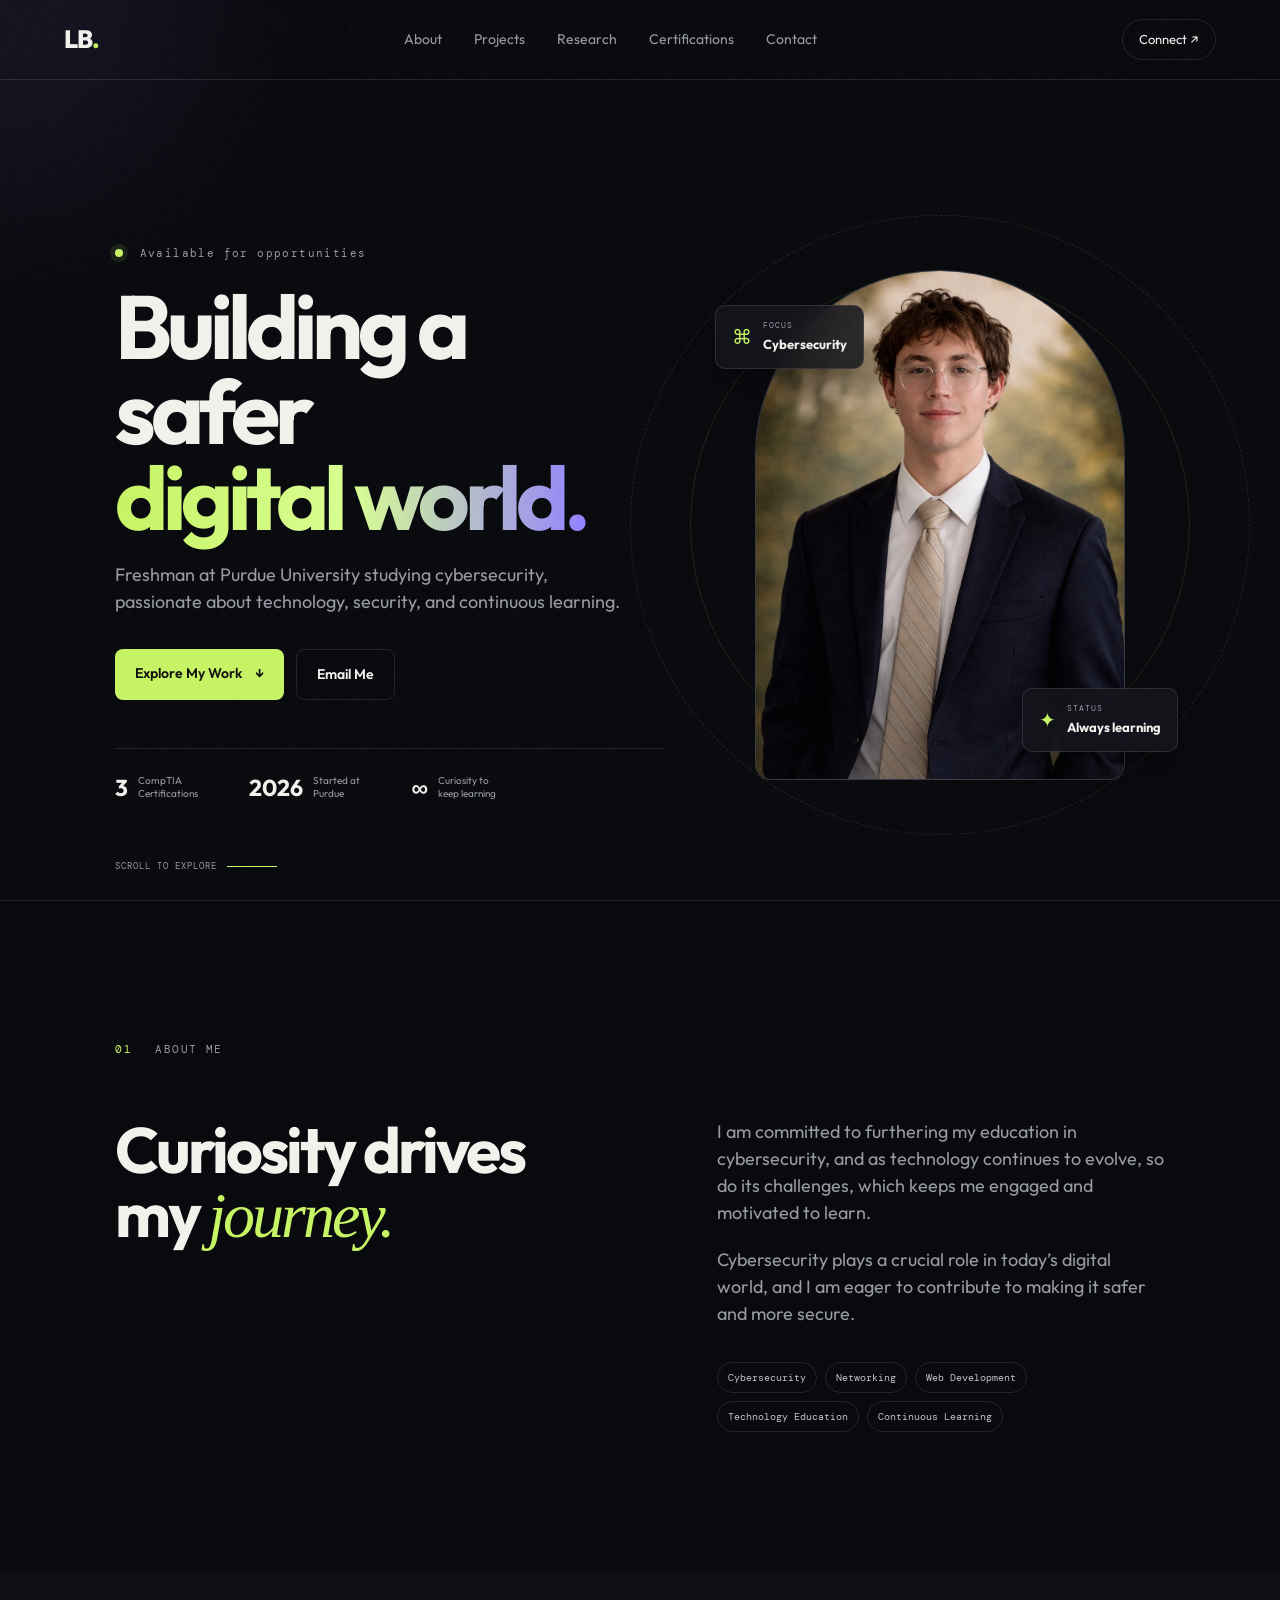
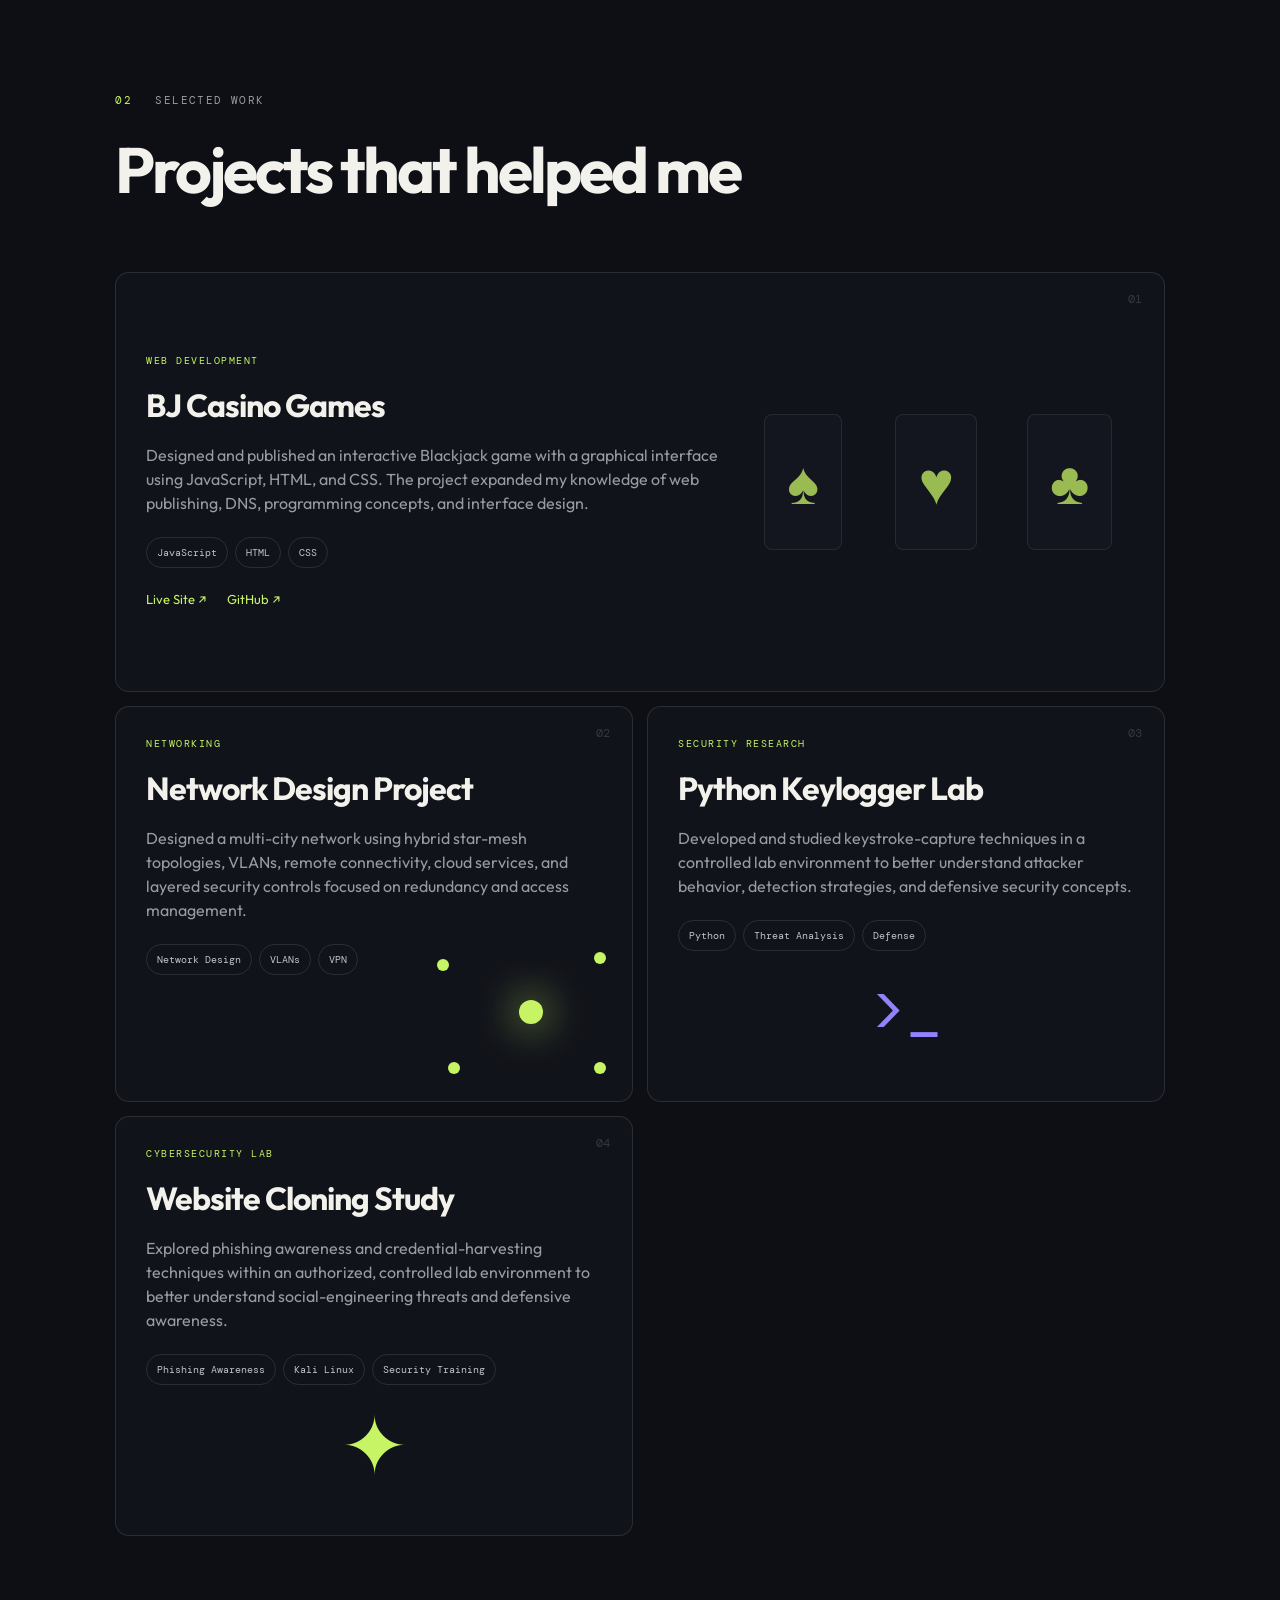
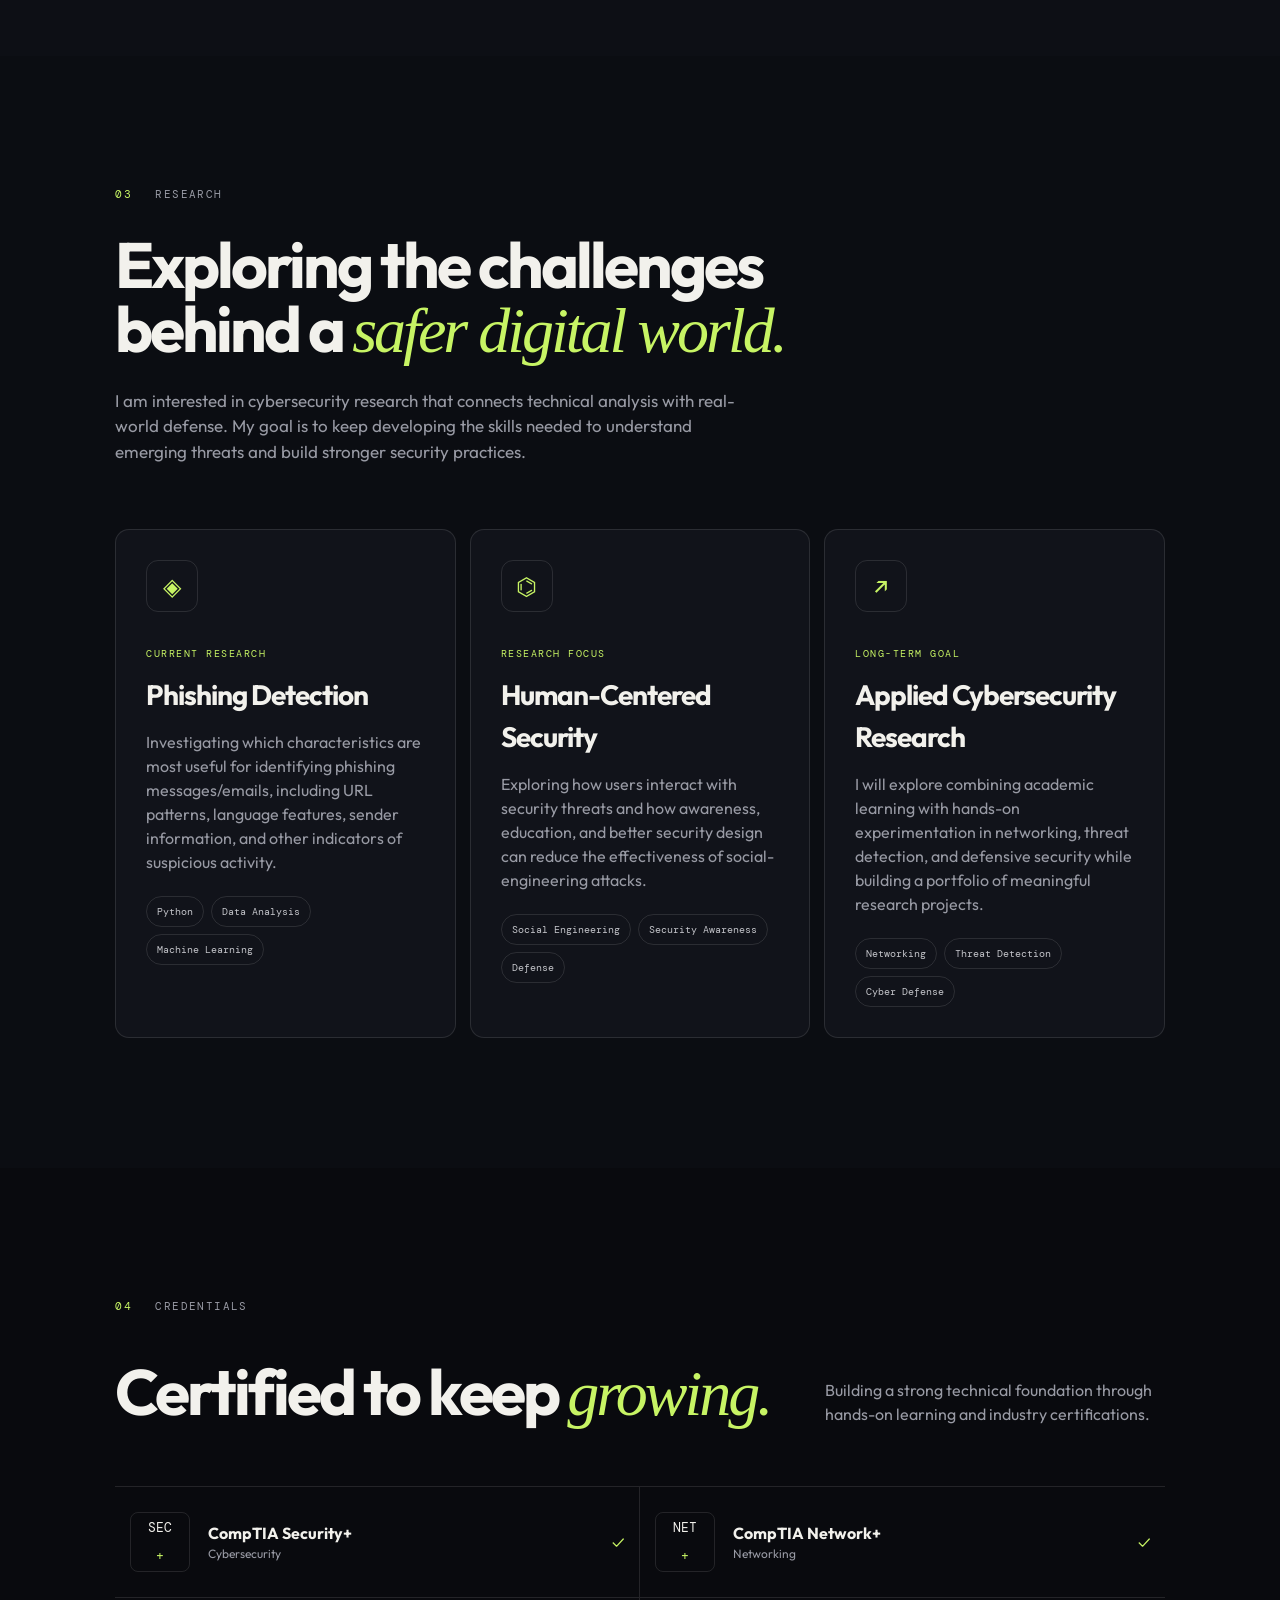
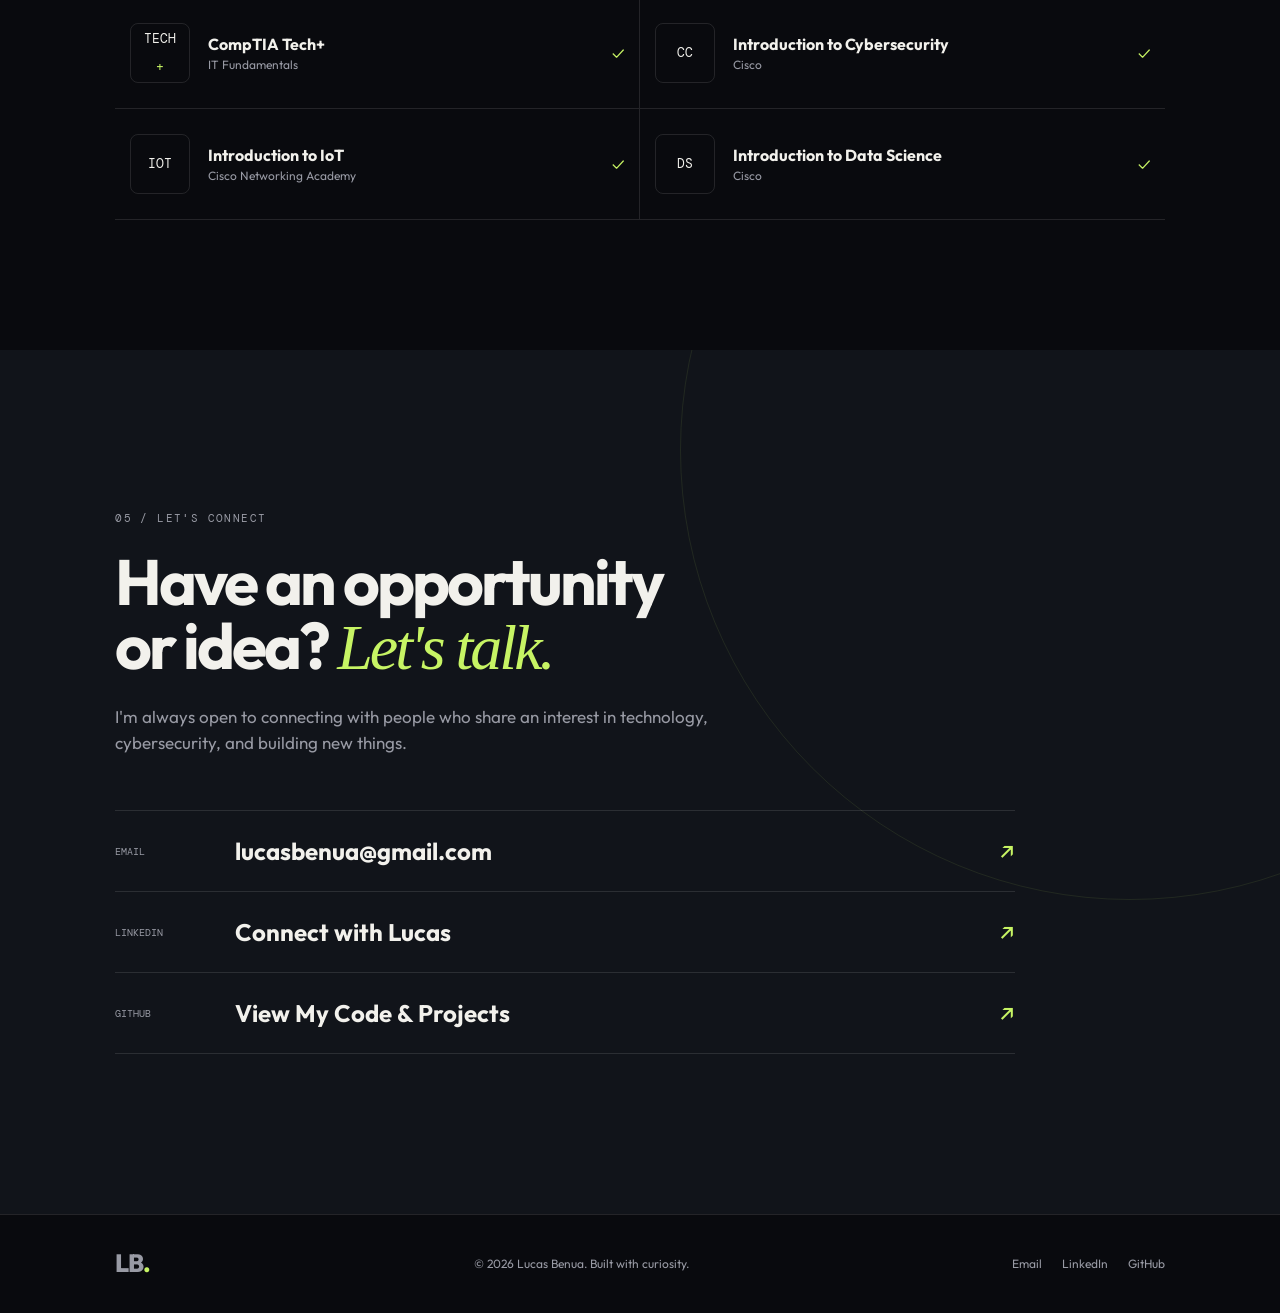
<file: index.html>
<!DOCTYPE html>
<html lang="en">
<head>
  <meta charset="UTF-8" />
  <meta name="viewport" content="width=device-width, initial-scale=1.0" />
  <meta name="description" content="Portfolio of Lucas Benua, a cybersecurity student at Purdue University." />
  <title>Lucas Benua | Cybersecurity Portfolio</title>
  <link rel="preconnect" href="https://fonts.googleapis.com">
  <link rel="preconnect" href="https://fonts.gstatic.com" crossorigin>
  <link href="https://fonts.googleapis.com/css2?family=DM+Mono:wght@400;500&family=Outfit:wght@400;500;600;700;800&display=swap" rel="stylesheet">
  <link rel="stylesheet" href="styles.css" />
</head>
<body>
  <div class="noise"></div>
  <div class="cursor-glow"></div>

  <header class="nav">
    <a href="#home" class="logo">LB<span>.</span></a>
    <nav>
      <a href="#about">About</a>
      <a href="#projects">Projects</a>
      <a href="#research">Research</a>
      <a href="#certifications">Certifications</a>
      <a href="#contact">Contact</a>
    </nav>
    <a href="#contact" class="nav-button">Connect <span>↗</span></a>
  </header>

  <main>
    <section id="home" class="hero section">
      <div class="hero-copy reveal">
        <p class="eyebrow"><span class="status-dot"></span> Available for opportunities</p>
        <h1>Building a safer<br><span class="gradient-text">digital world.</span></h1>
        <p class="hero-description">
          Freshman at Purdue University studying cybersecurity, passionate about technology,
          security, and continuous learning.
        </p>
        <div class="hero-actions">
          <a class="primary-button" href="#projects">Explore My Work <span>↓</span></a>
          <a class="secondary-button" href="mailto:lucasbenua@gmail.com">Email Me</a>
        </div>
        <div class="hero-stats">
          <div><strong>3</strong><span>CompTIA<br>Certifications</span></div>
          <div><strong>2026</strong><span>Started at<br>Purdue</span></div>
          <div><strong>∞</strong><span>Curiosity to<br>keep learning</span></div>
        </div>
      </div>

      <div class="hero-visual reveal">
        <div class="orbit orbit-one"></div>
        <div class="orbit orbit-two"></div>
        <div class="image-frame">
          <img src="Self Portrait.jpeg" alt="Professional portrait of Lucas Benua" />
          <div class="image-overlay"></div>
        </div>
        <div class="floating-card card-top">
          <span class="card-icon">⌘</span>
          <div><small>FOCUS</small><strong>Cybersecurity</strong></div>
        </div>
        <div class="floating-card card-bottom">
          <span class="shield">✦</span>
          <div><small>STATUS</small><strong>Always learning</strong></div>
        </div>
      </div>

      <div class="scroll-indicator"><span>SCROLL TO EXPLORE</span><i></i></div>
    </section>

    <section id="about" class="about section">
      <div class="section-label reveal"><span>01</span> ABOUT ME</div>
      <div class="about-grid">
        <div class="about-heading reveal">
          <h2>Curiosity drives<br>my <em>journey.</em></h2>
        </div>
        <div class="about-text reveal">
          <p>
            I am committed to furthering my education in cybersecurity, and as technology
            continues to evolve, so do its challenges, which keeps me engaged and motivated to learn.
          </p>
          <p>
            Cybersecurity plays a crucial role in today’s digital world, and I am eager to
            contribute to making it safer and more secure.
          </p>
          <div class="about-tags">
            <span>Cybersecurity</span><span>Networking</span><span>Web Development</span>
            <span>Technology Education</span><span>Continuous Learning</span>
          </div>
        </div>
      </div>
    </section>

    <section id="projects" class="projects section">
      <div class="section-heading reveal">
        <div class="section-label"><span>02</span> SELECTED WORK</div>
        <h2>Projects that helped me </h2>
      </div>

      <div class="project-grid">
        <article class="project-card featured reveal">
          <div class="project-number">01</div>
          <div class="project-content">
            <p class="project-type">WEB DEVELOPMENT</p>
            <h3>BJ Casino Games</h3>
            <p>Designed and published an interactive Blackjack game with a graphical interface using JavaScript, HTML, and CSS. The project expanded my knowledge of web publishing, DNS, programming concepts, and interface design.</p>
            <div class="tech-list"><span>JavaScript</span><span>HTML</span><span>CSS</span></div>
            <div class="project-links">
              <a href="https://bjcasinogame.com/" target="_blank" rel="noopener">Live Site ↗</a>
              <a href="https://github.com/lukeb21184/BlackJack" target="_blank" rel="noopener">GitHub ↗</a>
            </div>
          </div>
          <div class="project-art art-cards"><span>♠</span><span>♥</span><span>♣</span></div>
        </article>

        <article class="project-card reveal">
          <div class="project-number">02</div>
          <div class="project-content">
            <p class="project-type">NETWORKING</p>
            <h3>Network Design Project</h3>
            <p>Designed a multi-city network using hybrid star-mesh topologies, VLANs, remote connectivity, cloud services, and layered security controls focused on redundancy and access management.</p>
            <div class="tech-list"><span>Network Design</span><span>VLANs</span><span>VPN</span></div>
          </div>
          <div class="project-art art-network">
            <i></i><i></i><i></i><i></i><b></b>
          </div>
        </article>

        <article class="project-card reveal">
          <div class="project-number">03</div>
          <div class="project-content">
            <p class="project-type">SECURITY RESEARCH</p>
            <h3>Python Keylogger Lab</h3>
            <p>Developed and studied keystroke-capture techniques in a controlled lab environment to better understand attacker behavior, detection strategies, and defensive security concepts.</p>
            <div class="tech-list"><span>Python</span><span>Threat Analysis</span><span>Defense</span></div>
          </div>
          <div class="project-art art-terminal">
            <span>&gt;_</span>
          </div>
        </article>

        <article class="project-card reveal">
          <div class="project-number">04</div>
          <div class="project-content">
            <p class="project-type">CYBERSECURITY LAB</p>
            <h3>Website Cloning Study</h3>
            <p>Explored phishing awareness and credential-harvesting techniques within an authorized, controlled lab environment to better understand social-engineering threats and defensive awareness.</p>
            <div class="tech-list"><span>Phishing Awareness</span><span>Kali Linux</span><span>Security Training</span></div>
          </div>
          <div class="project-art art-shield">✦</div>
        </article>
      </div>
    </section>


    <section id="research" class="research section">
      <div class="section-heading reveal">
        <div class="section-label"><span>03</span> RESEARCH</div>
        <h2>Exploring the challenges behind a <em>safer digital world.</em></h2>
        <p class="research-intro">
          I am interested in cybersecurity research that connects technical analysis with
          real-world defense. My goal is to keep developing the skills needed to understand
          emerging threats and build stronger security practices.
        </p>
      </div>

      <div class="research-grid">
        <article class="research-card reveal">
          <div class="research-icon">◈</div>
          <p class="project-type">CURRENT RESEARCH </p>
          <h3>Phishing Detection</h3>
          <p>
            Investigating which characteristics are most useful for identifying phishing
            messages/emails, including URL patterns, language features, sender information, and
            other indicators of suspicious activity.
          </p>
          <div class="tech-list">
            <span>Python</span><span>Data Analysis</span><span>Machine Learning</span>
          </div>
        </article>

        <article class="research-card reveal">
          <div class="research-icon">⌬</div>
          <p class="project-type">RESEARCH FOCUS</p>
          <h3>Human-Centered Security</h3>
          <p>
            Exploring how users interact with security threats and how awareness,
            education, and better security design can reduce the effectiveness of
            social-engineering attacks.
          </p>
          <div class="tech-list">
            <span>Social Engineering</span><span>Security Awareness</span><span>Defense</span>
          </div>
        </article>

        <article class="research-card reveal">
          <div class="research-icon">↗</div>
          <p class="project-type">LONG-TERM GOAL</p>
          <h3>Applied Cybersecurity Research</h3>
          <p>
            I will explore combining academic learning with hands-on experimentation in
            networking, threat detection, and defensive security while building a
            portfolio of meaningful research projects.
          </p>
          <div class="tech-list">
            <span>Networking</span><span>Threat Detection</span><span>Cyber Defense</span>
          </div>
        </article>
      </div>
    </section>

    <section id="certifications" class="certifications section">
      <div class="section-label reveal"><span>04</span> CREDENTIALS</div>
      <div class="cert-header reveal">
        <h2>Certified to keep <em>growing.</em></h2>
        <p>Building a strong technical foundation through hands-on learning and industry certifications.</p>
      </div>
      <div class="cert-grid">
        <div class="cert-card reveal"><div class="cert-badge">SEC<span>+</span></div><div><h3>CompTIA Security+</h3><p>Cybersecurity</p></div><span class="check">✓</span></div>
        <div class="cert-card reveal"><div class="cert-badge">NET<span>+</span></div><div><h3>CompTIA Network+</h3><p>Networking</p></div><span class="check">✓</span></div>
        <div class="cert-card reveal"><div class="cert-badge">TECH<span>+</span></div><div><h3>CompTIA Tech+</h3><p>IT Fundamentals</p></div><span class="check">✓</span></div>
        <div class="cert-card reveal"><div class="cert-badge">CC</div><div><h3>Introduction to Cybersecurity</h3><p>Cisco</p></div><span class="check">✓</span></div>
        <div class="cert-card reveal"><div class="cert-badge">IOT</div><div><h3>Introduction to IoT</h3><p>Cisco Networking Academy</p></div><span class="check">✓</span></div>
        <div class="cert-card reveal"><div class="cert-badge">DS</div><div><h3>Introduction to Data Science</h3><p>Cisco</p></div><span class="check">✓</span></div>
      </div>
    </section>

    <section id="contact" class="contact section">
      <div class="contact-orbit"></div>
      <div class="contact-content reveal">
        <p class="eyebrow">05 / LET'S CONNECT</p>
        <h2>Have an opportunity<br>or idea? <em>Let's talk.</em></h2>
        <p>I'm always open to connecting with people who share an interest in technology, cybersecurity, and building new things.</p>
        <div class="contact-links">
          <a class="contact-link" href="mailto:lucasbenua@gmail.com">
            <span class="link-label">EMAIL</span><strong>lucasbenua@gmail.com</strong><span class="arrow">↗</span>
          </a>
          <a class="contact-link" href="https://www.linkedin.com/in/lucas-benua-9723202b8/" target="_blank" rel="noopener">
            <span class="link-label">LINKEDIN</span><strong>Connect with Lucas</strong><span class="arrow">↗</span>
          </a>
          <a class="contact-link" href="https://github.com/lukeb21184" target="_blank" rel="noopener">
            <span class="link-label">GITHUB</span><strong>View My Code & Projects</strong><span class="arrow">↗</span>
          </a>
        </div>
      </div>
    </section>
  </main>

  <footer>
    <a href="#home" class="logo">LB<span>.</span></a>
    <p>© <span id="year"></span> Lucas Benua. Built with curiosity.</p>
    <div><a href="mailto:lucasbenua@gmail.com">Email</a><a href="https://www.linkedin.com/in/lucas-benua-9723202b8/" target="_blank" rel="noopener">LinkedIn</a><a href="https://github.com/lukeb21184" target="_blank" rel="noopener">GitHub</a></div>
  </footer>

  <script src="script.js"></script>
</body>
</html>
</file>
<file: styles.css>
:root {
  --bg: #090a0e;
  --surface: #11131a;
  --surface-light: #181b24;
  --text: #f2f1ec;
  --muted: #989aa4;
  --line: rgba(255,255,255,.11);
  --accent: #c7f464;
  --accent-dark: #a4d43e;
  --purple: #9381ff;
}
* { box-sizing: border-box; margin: 0; padding: 0; }
html { scroll-behavior: smooth; }
body {
  background: var(--bg); color: var(--text); font-family: "Outfit", sans-serif;
  overflow-x: hidden; line-height: 1.5;
}
a { color: inherit; text-decoration: none; }
.noise { position: fixed; inset: 0; pointer-events: none; opacity: .025; z-index: 20; background-image: url("data:image/svg+xml,%3Csvg viewBox='0 0 180 180' xmlns='http://www.w3.org/2000/svg'%3E%3Cfilter id='n'%3E%3CfeTurbulence type='fractalNoise' baseFrequency='.9' numOctaves='4' stitchTiles='stitch'/%3E%3C/filter%3E%3Crect width='100%25' height='100%25' filter='url(%23n)' opacity='.8'/%3E%3C/svg%3E"); }
.cursor-glow { width: 420px; height: 420px; border-radius: 50%; background: rgba(147,129,255,.08); filter: blur(80px); position: fixed; pointer-events: none; transform: translate(-50%,-50%); z-index: -1; transition: opacity .2s; }
.nav { height: 80px; padding: 0 clamp(24px, 5vw, 80px); display: flex; align-items: center; justify-content: space-between; border-bottom: 1px solid var(--line); position: absolute; top: 0; width: 100%; z-index: 10; }
.logo { font-size: 25px; font-weight: 800; letter-spacing: -1px; }.logo span { color: var(--accent); }
.nav nav { display: flex; gap: 32px; color: var(--muted); font-size: 14px; }.nav nav a { transition: color .2s; }.nav nav a:hover { color: var(--text); }
.nav-button { border: 1px solid var(--line); padding: 10px 16px; border-radius: 99px; font-size: 13px; transition: all .25s; }.nav-button:hover { background: var(--accent); color: #111; border-color: var(--accent); }
.section { padding-left: clamp(24px, 9vw, 140px); padding-right: clamp(24px, 9vw, 140px); }
.hero { min-height: 100vh; padding-top: 150px; display: grid; grid-template-columns: 1.1fr .9fr; align-items: center; gap: 50px; position: relative; }
.eyebrow, .section-label { font-family: "DM Mono", monospace; color: var(--muted); font-size: 11px; letter-spacing: 1.4px; }
.status-dot { width: 8px; height: 8px; display: inline-block; background: var(--accent); border-radius: 50%; margin-right: 8px; box-shadow: 0 0 0 5px rgba(199,244,100,.1); }
.hero h1 { font-size: clamp(54px, 7vw, 108px); line-height: .95; letter-spacing: -5px; margin: 22px 0; font-weight: 700; }
.gradient-text { background: linear-gradient(90deg, var(--accent), #d9ff93, var(--purple)); -webkit-background-clip: text; color: transparent; }
.hero-description { max-width: 520px; color: var(--muted); font-size: 18px; }
.hero-actions { display: flex; gap: 12px; margin: 34px 0 48px; }.primary-button, .secondary-button { padding: 14px 20px; border-radius: 8px; font-size: 14px; font-weight: 600; transition: transform .2s, background .2s; }.primary-button:hover,.secondary-button:hover { transform: translateY(-3px); }.primary-button { background: var(--accent); color: #10120d; }.primary-button span { margin-left: 10px; }.secondary-button { border: 1px solid var(--line); }
.hero-stats { display: flex; gap: clamp(20px, 4vw, 52px); border-top: 1px solid var(--line); padding-top: 22px; }.hero-stats div { display: flex; gap: 10px; align-items: center; }.hero-stats strong { font-size: 23px; }.hero-stats span { color: var(--muted); font-size: 10px; line-height: 1.25; }
.hero-visual { height: min(660px, 72vh); position: relative; display: grid; place-items: center; }.image-frame { width: min(370px, 75vw); height: min(510px, 65vh); position: relative; overflow: hidden; border-radius: 190px 190px 16px 16px; background: #20222b; border: 1px solid var(--line); }.image-frame img { width: 100%; height: 100%; object-fit: cover; object-position: center top; filter: saturate(.85) contrast(1.05); transition: transform .8s; }.image-frame:hover img { transform: scale(1.04); }.image-overlay { position: absolute; inset: 0; background: linear-gradient(180deg, transparent 55%, rgba(9,10,14,.3)); }
.orbit { position: absolute; border: 1px solid rgba(199,244,100,.12); border-radius: 50%; animation: spin 16s linear infinite; }.orbit-one { width: 500px; height: 500px; }.orbit-two { width: 620px; height: 620px; border-style: dashed; animation-duration: 28s; animation-direction: reverse; }
.floating-card { position: absolute; background: rgba(20,22,29,.86); border: 1px solid var(--line); backdrop-filter: blur(14px); padding: 13px 16px; border-radius: 10px; display: flex; gap: 11px; align-items: center; box-shadow: 0 20px 40px rgba(0,0,0,.3); }.floating-card small { display: block; color: var(--muted); font-family: "DM Mono"; font-size: 8px; letter-spacing: 1px; }.floating-card strong { font-size: 13px; }.card-icon,.shield { color: var(--accent); font-size: 20px; }.card-top { top: 16%; left: 0; }.card-bottom { bottom: 15%; right: -3%; }
.scroll-indicator { position: absolute; bottom: 28px; left: clamp(24px, 9vw, 140px); color: var(--muted); font: 9px "DM Mono"; letter-spacing: 1px; display: flex; align-items: center; gap: 10px; }.scroll-indicator i { display: block; width: 50px; height: 1px; background: var(--accent); animation: pulse 2s infinite; }
.about { padding-top: 140px; padding-bottom: 140px; border-top: 1px solid var(--line); }.section-label span { color: var(--accent); margin-right: 15px; }.about-grid { display: grid; grid-template-columns: 1fr 1fr; gap: 12vw; margin-top: 60px; }.about h2,.section-heading h2,.cert-header h2,.contact h2 { font-size: clamp(42px, 5vw, 76px); line-height: 1; letter-spacing: -3px; }.about h2 em,.section-heading em,.cert-header em,.contact h2 em { font-family: Georgia, serif; font-weight: 400; color: var(--accent); }.about-text p { color: var(--muted); font-size: 18px; margin-bottom: 20px; }.about-tags { display: flex; flex-wrap: wrap; gap: 8px; margin-top: 35px; }.about-tags span,.tech-list span { border: 1px solid var(--line); padding: 8px 10px; border-radius: 99px; color: #c4c5ca; font: 10px "DM Mono"; }
.projects { padding-top: 120px; padding-bottom: 120px; background: #0d0f15; }.section-heading { max-width: 780px; }.section-heading h2 { margin-top: 30px; }.project-grid { display: grid; grid-template-columns: repeat(2,1fr); gap: 14px; margin-top: 70px; }.project-card { min-height: 390px; background: var(--surface); border: 1px solid var(--line); border-radius: 14px; padding: 30px; position: relative; overflow: hidden; display: flex; flex-direction: column; justify-content: space-between; transition: transform .35s, border-color .35s; }.project-card:hover { transform: translateY(-7px); border-color: rgba(199,244,100,.4); }.project-card.featured { grid-column: span 2; min-height: 420px; display: grid; grid-template-columns: 1.2fr .8fr; align-items: center; }.project-number { position: absolute; right: 22px; top: 18px; color: #353844; font: 12px "DM Mono"; }.project-type { color: var(--accent); font: 10px "DM Mono"; letter-spacing: 1.5px; margin-bottom: 14px; }.project-card h3 { font-size: 32px; letter-spacing: -1px; margin-bottom: 14px; }.project-card p:not(.project-type) { color: var(--muted); max-width: 580px; }.tech-list { display: flex; flex-wrap: wrap; gap: 7px; margin-top: 22px; }.project-links { display: flex; gap: 20px; margin-top: 22px; color: var(--accent); font-size: 13px; }.project-art { min-height: 120px; display: grid; place-items: center; color: var(--accent); }.art-cards { font-size: 60px; grid-template-columns: repeat(3, 1fr); gap: 5px; opacity: .75; }.art-cards span { border: 1px solid var(--line); padding: 22px; border-radius: 8px; background: #151821; }.art-network { position: absolute; right: 0; bottom: 0; width: 42%; height: 45%; }.art-network i,.art-network b { width: 12px; height: 12px; background: var(--accent); border-radius: 50%; position: absolute; }.art-network b { width: 24px; height: 24px; left: 48%; top: 43%; box-shadow: 0 0 40px var(--accent); }.art-network i:nth-child(1){left:10%;top:20%}.art-network i:nth-child(2){right:12%;top:16%}.art-network i:nth-child(3){left:15%;bottom:15%}.art-network i:nth-child(4){right:12%;bottom:15%}.art-terminal { font: 60px "DM Mono"; color: var(--purple); }.art-shield { font-size: 80px; color: var(--accent); }
.certifications { padding-top: 130px; padding-bottom: 130px; }.cert-header { display: flex; align-items: end; justify-content: space-between; gap: 50px; margin: 45px 0 60px; }.cert-header p { color: var(--muted); max-width: 340px; }.cert-grid { display: grid; grid-template-columns: repeat(2,1fr); border-top: 1px solid var(--line); }.cert-card { padding: 25px 15px; display: flex; align-items: center; gap: 18px; border-bottom: 1px solid var(--line); transition: background .25s; }.cert-card:nth-child(odd){border-right:1px solid var(--line)}.cert-card:hover { background: var(--surface); }.cert-badge { width: 60px; height: 60px; flex: 0 0 60px; display: grid; place-items: center; border: 1px solid var(--line); border-radius: 8px; font: 13px "DM Mono"; }.cert-badge span { color: var(--accent); }.cert-card h3 { font-size: 16px; }.cert-card p { font-size: 12px; color: var(--muted); }.check { margin-left: auto; color: var(--accent); }
.contact { padding-top: 160px; padding-bottom: 160px; background: #11141a; position: relative; overflow: hidden; }.contact-orbit { position: absolute; width: 900px; height: 900px; border: 1px solid rgba(199,244,100,.09); border-radius: 50%; right: -300px; top: -350px; }.contact-content { max-width: 900px; position: relative; }.contact h2 { margin: 24px 0; }.contact-content > p:not(.eyebrow) { color: var(--muted); font-size: 17px; max-width: 600px; }.contact-links { margin-top: 55px; border-top: 1px solid var(--line); }.contact-link { display: grid; grid-template-columns: 120px 1fr auto; align-items: center; padding: 22px 0; border-bottom: 1px solid var(--line); transition: padding .25s; }.contact-link:hover { padding-left: 10px; }.link-label { color: var(--muted); font: 10px "DM Mono"; }.contact-link strong { font-size: clamp(16px, 2vw, 24px); }.arrow { color: var(--accent); font-size: 24px; }
footer { padding: 30px clamp(24px, 9vw, 140px); display: flex; align-items: center; justify-content: space-between; gap: 20px; border-top: 1px solid var(--line); color: var(--muted); font-size: 12px; }footer div{display:flex;gap:20px}footer a:hover{color:var(--accent)}
.reveal { opacity: 0; transform: translateY(25px); transition: opacity .7s ease, transform .7s ease; }.reveal.visible { opacity: 1; transform: translateY(0); }
@keyframes spin { to { transform: rotate(360deg); } } @keyframes pulse { 50% { transform: scaleX(.5); transform-origin:left; opacity:.4; } }
@media (max-width: 800px) {
  .nav nav { display: none; }.nav-button { display:none; }.hero { grid-template-columns: 1fr; padding-top: 125px; padding-bottom: 90px; }.hero-visual { height: 560px; }.orbit-two { width: 500px; height: 500px; }.about-grid,.cert-header { grid-template-columns: 1fr; display: grid; }.project-grid { grid-template-columns: 1fr; }.project-card.featured { grid-column: auto; grid-template-columns: 1fr; }.cert-grid { grid-template-columns: 1fr; }.cert-card:nth-child(odd) { border-right: none; }.contact-link { grid-template-columns: 90px 1fr auto; }.contact-link strong { font-size: 16px; }.scroll-indicator { display:none; }
}
@media (max-width: 480px) { .hero h1 { letter-spacing:-3px; }.hero-stats { gap:15px; }.hero-stats strong{font-size:18px}.hero-stats span{font-size:8px}.image-frame{height:470px}.card-top{left:-5px}.card-bottom{right:-8px}.hero-visual{height:520px}.orbit-one{width:400px;height:400px}.orbit-two{width:480px;height:480px}footer{flex-direction:column;text-align:center}.section{padding-left:22px;padding-right:22px} }


.research { padding-top: 130px; padding-bottom: 130px; background: #0b0d12; }
.research-intro { color: var(--muted); max-width: 650px; font-size: 17px; margin-top: 25px; }
.research-grid { display: grid; grid-template-columns: repeat(3, 1fr); gap: 14px; margin-top: 65px; }
.research-card { min-height: 390px; padding: 30px; border: 1px solid var(--line); border-radius: 14px; background: var(--surface); transition: transform .35s, border-color .35s, background .35s; }
.research-card:hover { transform: translateY(-7px); border-color: rgba(147,129,255,.5); background: #151822; }
.research-icon { width: 52px; height: 52px; display: grid; place-items: center; border-radius: 12px; border: 1px solid var(--line); color: var(--accent); font-size: 24px; margin-bottom: 35px; }
.research-card h3 { font-size: 28px; letter-spacing: -1px; margin-bottom: 14px; }
.research-card p:not(.project-type) { color: var(--muted); }
@media (max-width: 800px) { .research-grid { grid-template-columns: 1fr; } }
</file>
